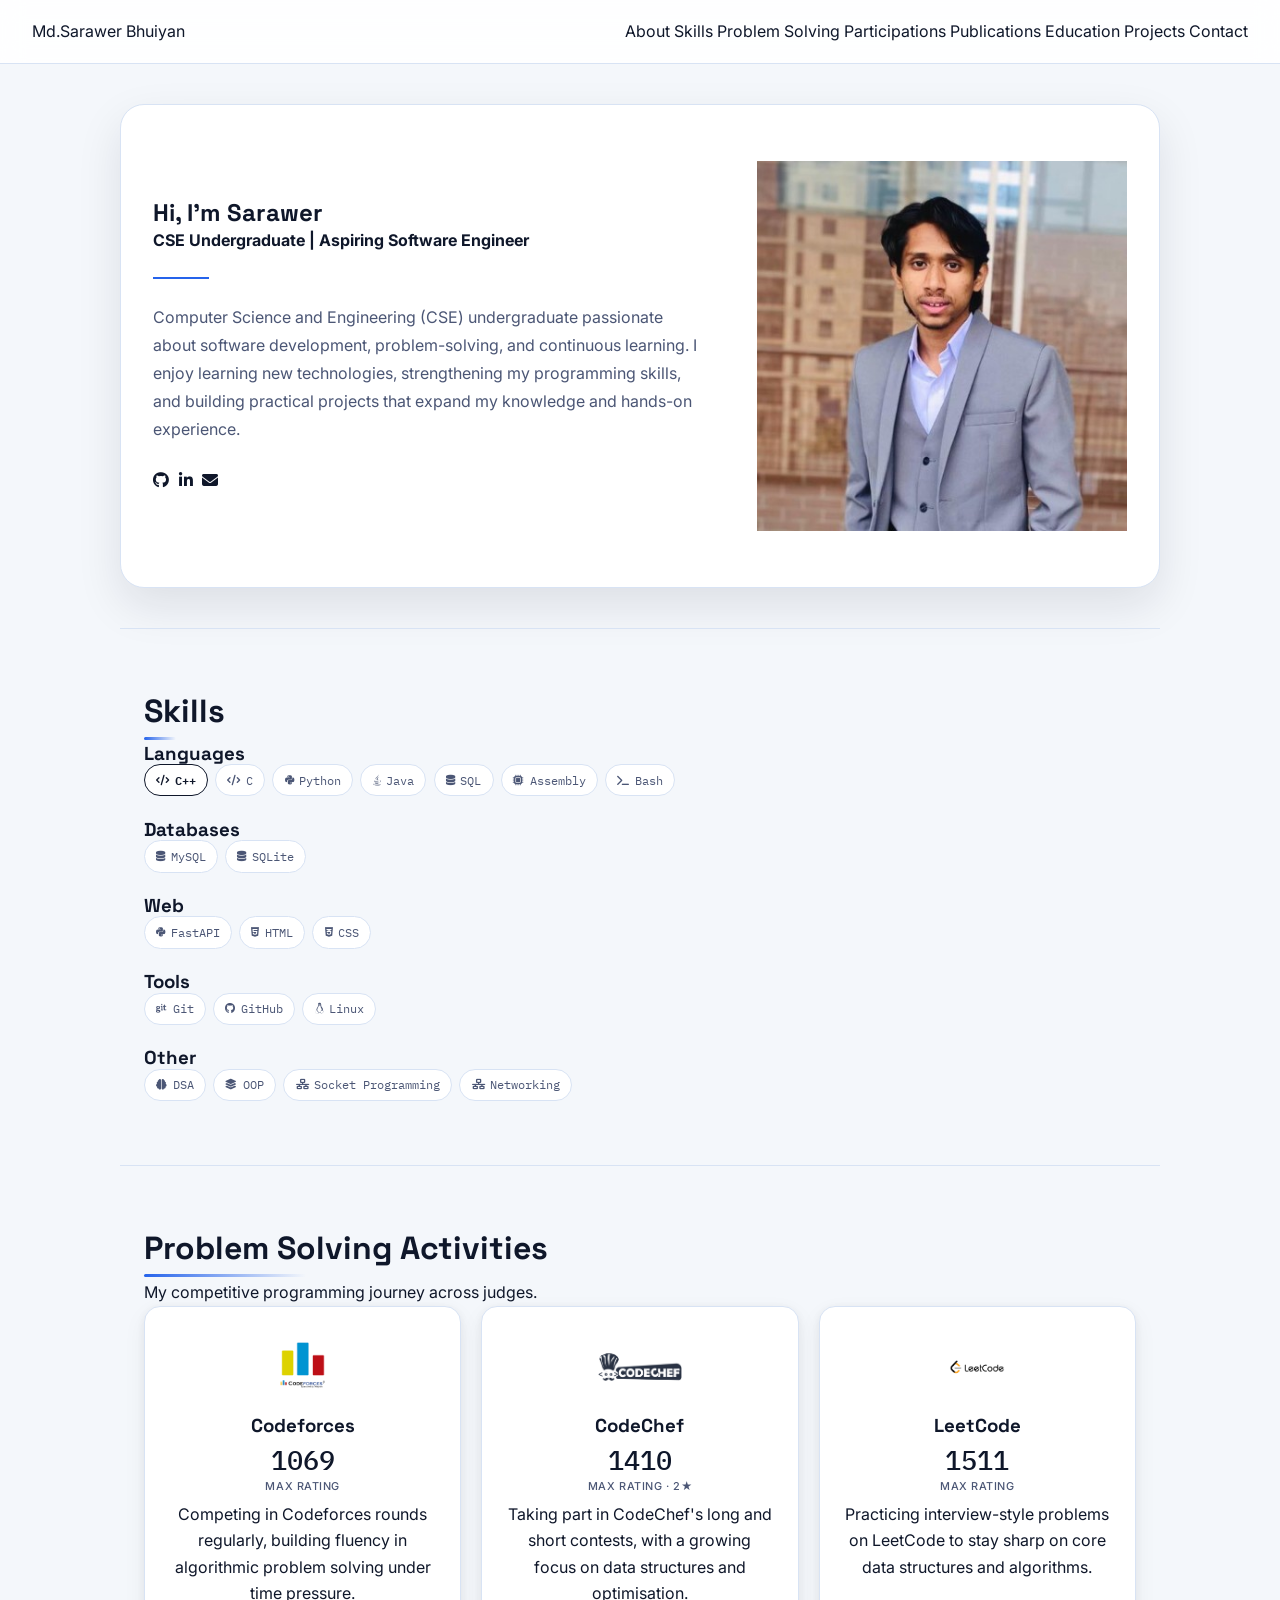
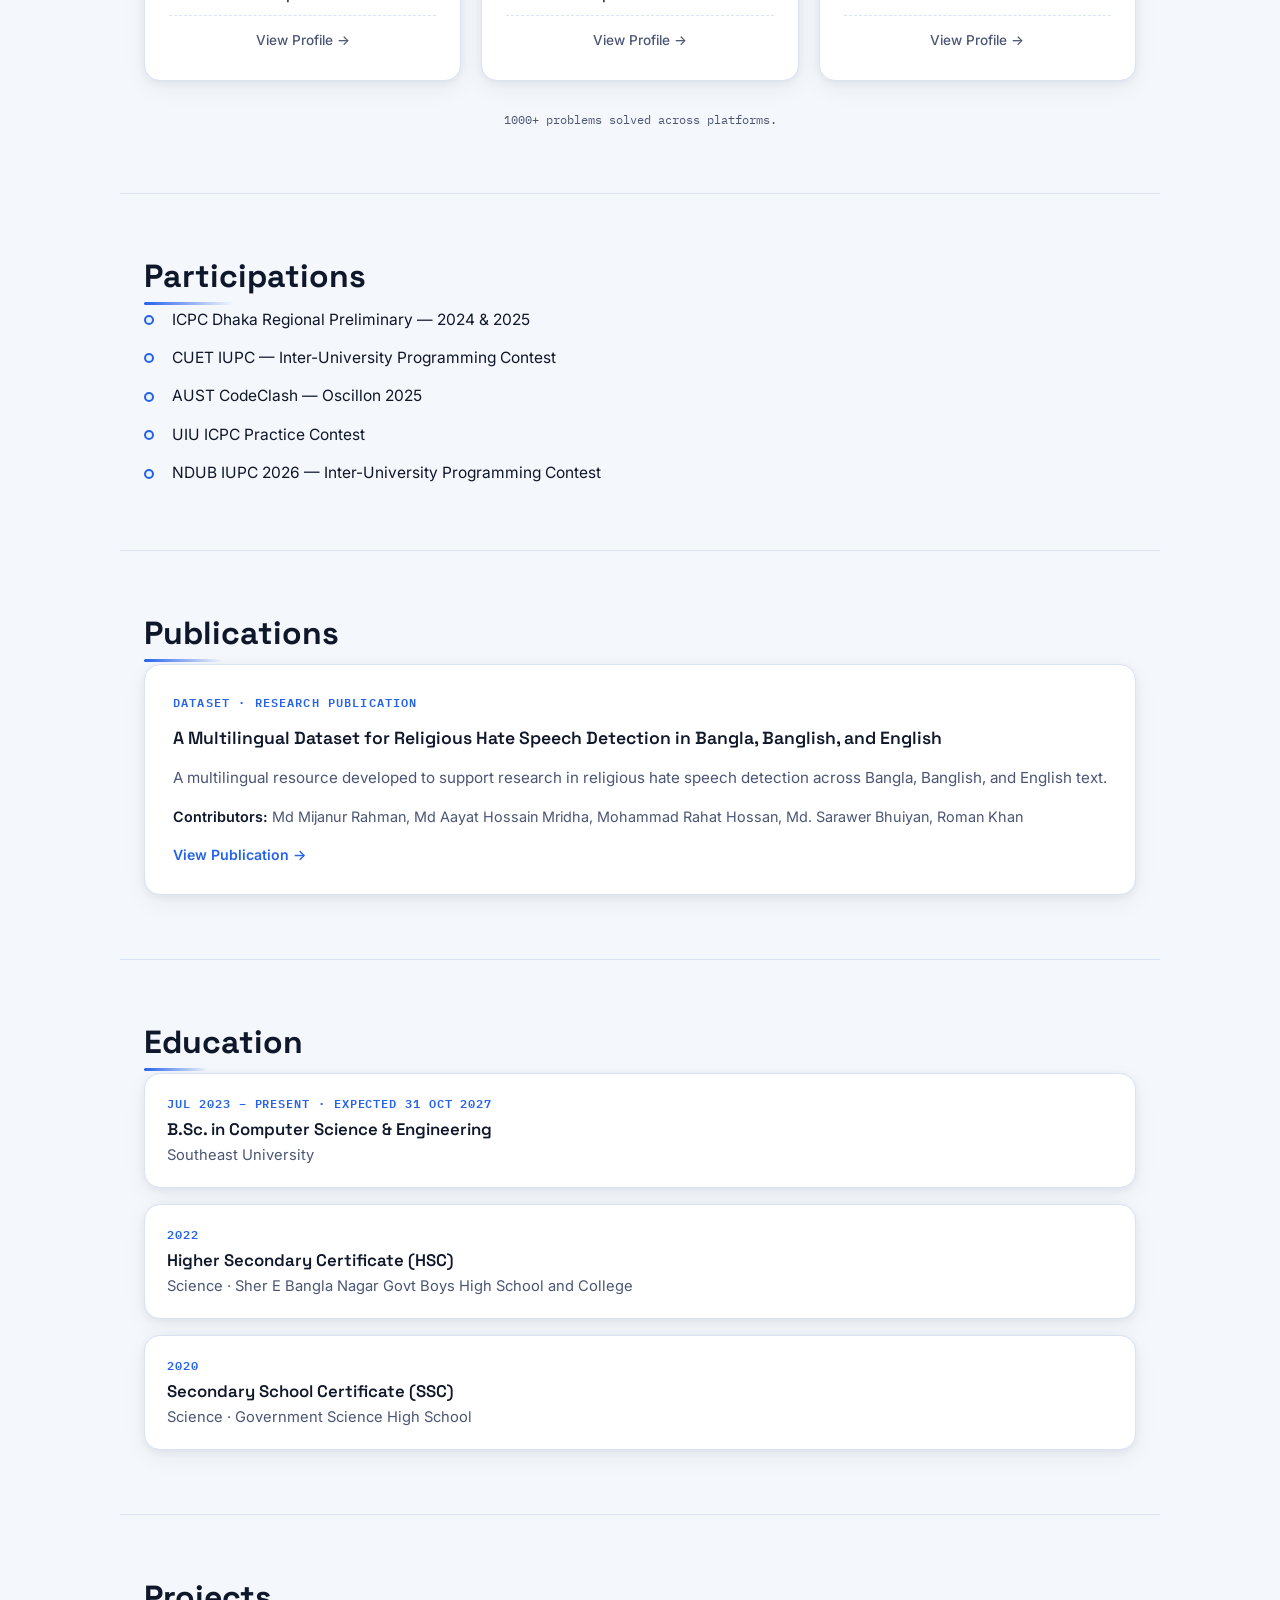
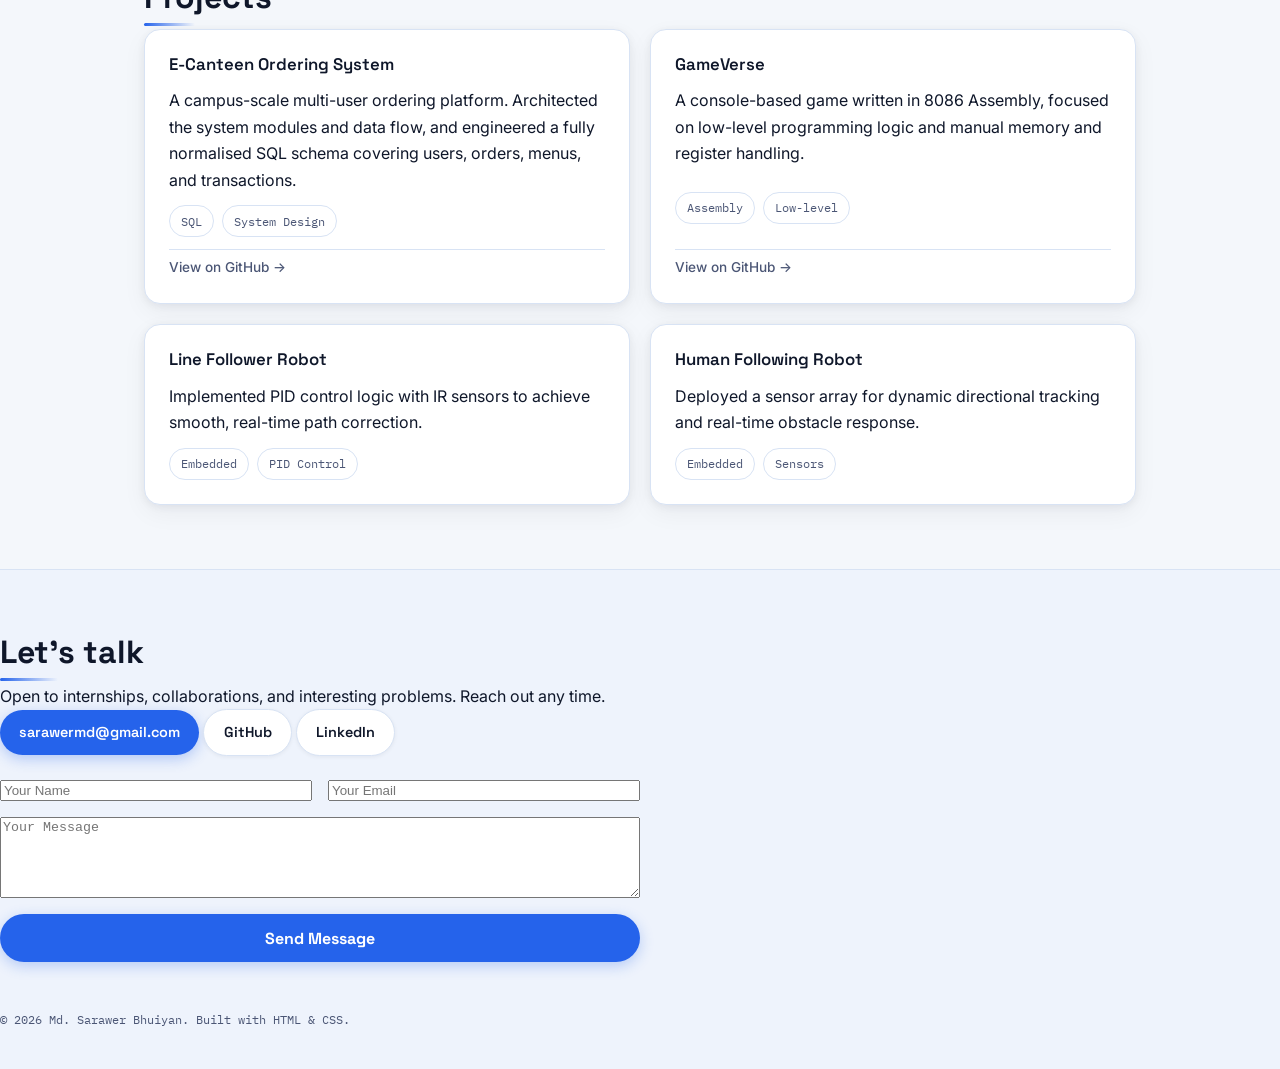
<file: src/main/resources/static/index.html>
<!DOCTYPE html>
<html lang="en">
<head>
  <meta charset="UTF-8">
  <meta name="viewport" content="width=device-width, initial-scale=1.0">
  <title>Md. Sarawer Bhuiyan — Portfolio</title>

  <!-- Fonts: Space Grotesk (headings), Inter (body text), IBM Plex Mono (stats & labels) -->
  <link rel="preconnect" href="https://fonts.googleapis.com">
  <link href="https://fonts.googleapis.com/css2?family=Space+Grotesk:wght@500;600;700&family=Inter:wght@400;500;600&family=IBM+Plex+Mono:wght@400;500&display=swap" rel="stylesheet">

  <link rel="stylesheet" href="https://cdnjs.cloudflare.com/ajax/libs/font-awesome/6.5.2/css/all.min.css">
  <link rel="stylesheet" href="style.css">
</head>
<body id="top">

  <!-- ===== NAVIGATION ===== -->
  <header class="nav">
    <a href="#top" class="nav__name">Md.Sarawer Bhuiyan</a>
    <nav class="nav__links">
      <a href="#about">About</a>
      <a href="#skills">Skills</a>
      <a href="#problem-solving">Problem Solving</a>
      <a href="#participations">Participations</a>
      <a href="#publications">Publications</a>
      <a href="#education">Education</a>
      <a href="#projects">Projects</a>
      <a href="#contact">Contact</a>
    </nav>
  </header>

  <main>

    <!-- ===== HERO ===== -->
      <!-- ===== HERO ===== -->
<section class="hero-section" id="about">

  <div class="text">

    <h1>Hi, I'm <span>Sarawer</span></h1>

    <p class="hero__bio">
      <strong>CSE Undergraduate | Aspiring Software Engineer</strong>
    </p>

    <hr class="hero__divider">

    <p class="hero__desc">
      Computer Science and Engineering (CSE) undergraduate passionate about
      software development, problem-solving, and continuous learning.
      I enjoy learning new technologies, strengthening my programming skills,
      and building practical projects that expand my knowledge and hands-on
      experience.
    </p>

    <div class="hero__bottom">

      <div class="social-row">
        <a href="https://github.com/sarawer" target="_blank">
          <i class="fa-brands fa-github"></i>
        </a>

        <a href="https://linkedin.com/in/sarawer/" target="_blank">
          <i class="fa-brands fa-linkedin-in"></i>
        </a>

        <a href="mailto:sarawermd@gmail.com">
          <i class="fa-solid fa-envelope"></i>
        </a>
      </div>

    </div>

  </div>

  <div class="headshot">
    <img src="1763742752232.jpg" alt="Md. Sarawer Bhuiyan">
  </div>

</section>


    <!-- ===== SKILLS ===== -->
    <section class="section" id="skills">
      <h2 class="section__title">Skills</h2>

      <div class="skills">
        <div class="skills__group">
          <h3>Languages</h3>
          <div class="tags">
            <span class="tag tag--strong"><i class="fa-solid fa-code"></i> C++</span>
            <span class="tag"><i class="fa-solid fa-code"></i> C</span>
            <span class="tag"><i class="fa-brands fa-python"></i> Python</span>
            <span class="tag"><i class="fa-brands fa-java"></i> Java</span>
            <span class="tag"><i class="fa-solid fa-database"></i> SQL</span>
            <span class="tag"><i class="fa-solid fa-microchip"></i> Assembly</span>
            <span class="tag"><i class="fa-solid fa-terminal"></i> Bash</span>
          </div>
        </div>

        <div class="skills__group">
          <h3>Databases</h3>
          <div class="tags">
            <span class="tag"><i class="fa-solid fa-database"></i> MySQL</span>
            <span class="tag"><i class="fa-solid fa-database"></i> SQLite</span>
          </div>
        </div>

        <div class="skills__group">
          <h3>Web</h3>
          <div class="tags">
            <span class="tag"><i class="fa-brands fa-python"></i> FastAPI</span>
            <span class="tag"><i class="fa-brands fa-html5"></i> HTML</span>
            <span class="tag"><i class="fa-brands fa-css3-alt"></i> CSS</span>
          </div>
        </div>

        <div class="skills__group">
          <h3>Tools</h3>
          <div class="tags">
            <span class="tag"><i class="fa-brands fa-git"></i> Git</span>
            <span class="tag"><i class="fa-brands fa-github"></i> GitHub</span>
            <span class="tag"><i class="fa-brands fa-linux"></i> Linux</span>
          </div>
        </div>

        <div class="skills__group">
          <h3>Other</h3>
          <div class="tags">
            <span class="tag"><i class="fa-solid fa-brain"></i> DSA</span>
            <span class="tag"><i class="fa-solid fa-layer-group"></i> OOP</span>
            <span class="tag"><i class="fa-solid fa-network-wired"></i> Socket Programming</span>
            <span class="tag"><i class="fa-solid fa-network-wired"></i> Networking</span>
          </div>
        </div>
      </div>
    </section>

    <!-- ===== PROBLEM SOLVING ACTIVITIES ===== -->
    <section class="section" id="problem-solving">
      <h2 class="section__title">Problem Solving Activities</h2>
      <p class="section__text">My competitive programming journey across judges.</p>

      <div class="ps-grid">
        <article class="ps-card">
          <div class="ps-card__badge">
            <img src="codeforces.png" alt="codeforces.png">
          </div>
          <h3>Codeforces</h3>
          <p class="ps-card__rating">1069<span class="ps-card__rating-label">Max Rating</span></p>
          <p class="ps-card__desc">Competing in Codeforces rounds regularly, building fluency in algorithmic problem solving under time pressure.</p>
          <a href="https://codeforces.com/profile/sarawer" target="_blank" rel="noopener" class="ps-card__link">View Profile →</a>
        </article>

        <article class="ps-card">
          <div class="ps-card__badge">
            <img src="codechef.png" alt="codechef.png">
          </div>
          <h3>CodeChef</h3>
          <p class="ps-card__rating">1410<span class="ps-card__rating-label">Max Rating · 2★</span></p>
          <p class="ps-card__desc">Taking part in CodeChef's long and short contests, with a growing focus on data structures and optimisation.</p>
          <a href="https://www.codechef.com/users/rag_truce_53" target="_blank" rel="noopener" class="ps-card__link">View Profile →</a>
        </article>

        <article class="ps-card">
          <div class="ps-card__badge">
            <img src="LeetCode_long.png" alt="LeetCode_long.png">
          </div>
          <h3>LeetCode</h3>
          <p class="ps-card__rating">1511<span class="ps-card__rating-label">Max Rating</span></p>
          <p class="ps-card__desc">Practicing interview-style problems on LeetCode to stay sharp on core data structures and algorithms.</p>
          <a href="https://leetcode.com/u/sarawer/" target="_blank" rel="noopener" class="ps-card__link">View Profile →</a>
        </article>
      </div>

      <p class="section__note">1000+ problems solved across platforms.</p>
    </section>

    <!-- ===== PARTICIPATIONS ===== -->
    <section class="section" id="participations">
    
      <h2 class="section__title">Participations</h2>

      <ul class="achievements">
        <li>ICPC Dhaka Regional Preliminary — 2024 &amp; 2025</li>
        <li>CUET IUPC — Inter-University Programming Contest</li>
        <li>AUST CodeClash — Oscillon 2025</li>
        <li>UIU ICPC Practice Contest</li>
        <li>NDUB IUPC 2026 — Inter-University Programming Contest</li>
      </ul>
    </section>

    <!-- ===== PUBLICATIONS ===== -->
    <section class="section" id="publications">
      <h2 class="section__title">Publications</h2>

      <article class="publication-card">
        <p class="publication__meta">Dataset · Research Publication</p>
        <h3>A Multilingual Dataset for Religious Hate Speech Detection in Bangla, Banglish, and English</h3>
        <p class="publication__desc">
          A multilingual resource developed to support research in religious hate speech detection across Bangla, Banglish, and English text.
        </p>
        <p class="publication__contributors">
          <span>Contributors:</span> Md Mijanur Rahman, Md Aayat Hossain Mridha, Mohammad Rahat Hossan, Md. Sarawer Bhuiyan, Roman Khan
        </p>
        <a href="https://data.mendeley.com/datasets/bcybgsc4fy/1" target="_blank" rel="noopener" class="publication__link">View Publication →</a>
      </article>
    </section>

    <!-- ===== EDUCATION ===== -->
    <section class="section" id="education">
      <h2 class="section__title">Education</h2>

      <div class="education-list">
        <article class="education-card">
          <div class="education-card__period">Jul 2023 – Present · Expected 31 Oct 2027</div>
          <h3>B.Sc. in Computer Science &amp; Engineering</h3>
          <p>Southeast University</p>
        </article>

        <article class="education-card">
          <div class="education-card__period">2022</div>
          <h3>Higher Secondary Certificate (HSC)</h3>
          <p>Science · Sher E Bangla Nagar Govt Boys High School and College</p>
        </article>

        <article class="education-card">
          <div class="education-card__period">2020</div>
          <h3>Secondary School Certificate (SSC)</h3>
          <p>Science · Government Science High School</p>
        </article>
      </div>
    </section>

    <!-- ===== PROJECTS ===== -->
    <section class="section" id="projects">
      
      <h2 class="section__title">Projects</h2>

      <div class="projects">
        <article class="project-card">
          <div class="project-card__head">
            <h3>E-Canteen Ordering System</h3>
          </div>
          <p>
            A campus-scale multi-user ordering platform. Architected the system modules and data flow,
            and engineered a fully normalised SQL schema covering users, orders, menus, and transactions.
          </p>
          <div class="tags">
            <span class="tag">SQL</span>
            <span class="tag">System Design</span>
          </div>
          <a href="https://github.com/sarawer/E-Canteen-Ordering-App" target="_blank" rel="noopener" class="project-card__link">View on GitHub →</a>
        </article>

        <article class="project-card">
          <div class="project-card__head">
            <h3>GameVerse</h3>
          </div>
          <p>
            A console-based game written in 8086 Assembly, focused on low-level programming logic
            and manual memory and register handling.
          </p>
          <div class="tags">
            <span class="tag">Assembly</span>
            <span class="tag">Low-level</span>
          </div>
          <a href="https://github.com/codingwithrahat/Assembly-8086/tree/main/GameVerse" target="_blank" rel="noopener" class="project-card__link">View on GitHub →</a>
        </article>

        <article class="project-card">
          <div class="project-card__head">
            <h3>Line Follower Robot</h3>
          </div>
          <p>
            Implemented PID control logic with IR sensors to achieve smooth, real-time path correction.
          </p>
          <div class="tags">
            <span class="tag">Embedded</span>
            <span class="tag">PID Control</span>
          </div>
          <!-- <a href="https://github.com/sarawer" target="_blank" rel="noopener" class="project-card__link">View on GitHub →</a> -->
        </article>

        <article class="project-card">
          <div class="project-card__head">
            <h3>Human Following Robot</h3>
          </div>
          <p>
            Deployed a sensor array for dynamic directional tracking and real-time obstacle response.
          </p>
          <div class="tags">
            <span class="tag">Embedded</span>
            <span class="tag">Sensors</span>
          </div>
          <!-- <a href="https://github.com/sarawer" target="_blank" rel="noopener" class="project-card__link">View on GitHub →</a> -->
        </article>
      </div>
    </section>

  </main>

  <!-- ===== CONTACT / FOOTER ===== -->
  <footer class="footer" id="contact">

    <h2 class="section__title">Let's talk</h2>
    <p class="section__text">
      Open to internships, collaborations, and interesting problems. Reach out any time.
    </p>
    <div class="hero__links">
      <a href="mailto:sarawermd@gmail.com" class="btn btn--primary">sarawermd@gmail.com</a>
      <a href="https://github.com/sarawer" class="btn btn--ghost" target="_blank" rel="noopener">GitHub</a>
      <a href="https://linkedin.com/in/sarawer/" class="btn btn--ghost" target="_blank" rel="noopener">LinkedIn</a>
    </div>
    <form class="contact-form" action="mailto:sarawermd@gmail.com" method="post" enctype="text/plain">
      <div class="contact-form__row">
        <input type="text" name="name" placeholder="Your Name" aria-label="Your Name">
        <input type="email" name="email" placeholder="Your Email" aria-label="Your Email">
      </div>
      <textarea name="message" rows="5" placeholder="Your Message" aria-label="Your Message"></textarea>
      <button type="submit" class="contact-form__submit">Send Message</button>
    </form>
    <p class="footer__copy">© 2026 Md. Sarawer Bhuiyan. Built with HTML &amp; CSS.</p>
  </footer>

</body>
</html>
</file>
<file: src/main/resources/static/style.css>
/* =========================================================
   DESIGN TOKENS — Light theme (default)
========================================================= */
:root,
[data-theme="light"] {
  --bg:            #f4f7fb;
  --bg-alt:        #eef3fc;
  --surface:       #ffffff;
  --surface-2:     #f9fbff;
  --ink:           #0f172a;
  --muted:         #4b5675;
  --border:        #d8e3f4;
  --border-strong: #b6caea;

  --accent:        #2563eb;
  --accent-hover:  #1d4ed8;
  --accent-soft:   #eaf2ff;
  --accent-text:   #2563eb;

  --shadow-sm:  0 1px 4px rgba(15, 23, 42, 0.06);
  --shadow-md:  0 4px 18px rgba(15, 23, 42, 0.08);
  --shadow-lg:  0 18px 45px rgba(15, 23, 42, 0.10);
  --shadow-card:0 2px 8px rgba(15, 23, 42, 0.06), 0 8px 24px rgba(15, 23, 42, 0.05);

  --nav-bg:    rgba(255, 255, 255, 0.88);

  --font-display: 'Space Grotesk', sans-serif;
  --font-body:    'Inter', sans-serif;
  --font-mono:    'IBM Plex Mono', monospace;

  --radius-sm:  8px;
  --radius-md:  16px;
  --radius-lg:  24px;
  --radius-pill:999px;

  --max-width: 1040px;
  --nav-height: 64px;
}

/* =========================================================
   DESIGN TOKENS — Dark theme
========================================================= */
[data-theme="dark"] {
  --bg:            #0d1117;
  --bg-alt:        #111722;
  --surface:       #161c26;
  --surface-2:     #1c2433;
  --ink:           #e2e8f4;
  --muted:         #8b98b8;
  --border:        #232d3f;
  --border-strong: #2e3d54;

  --accent:        #3b82f6;
  --accent-hover:  #60a5fa;
  --accent-soft:   rgba(59, 130, 246, 0.12);
  --accent-text:   #60a5fa;

  --shadow-sm:  0 1px 4px rgba(0, 0, 0, 0.30);
  --shadow-md:  0 4px 18px rgba(0, 0, 0, 0.35);
  --shadow-lg:  0 18px 45px rgba(0, 0, 0, 0.40);
  --shadow-card:0 2px 8px rgba(0, 0, 0, 0.25), 0 8px 24px rgba(0, 0, 0, 0.20);

  --nav-bg:    rgba(13, 17, 23, 0.90);
}

/* =========================================================
   RESET / BASE
========================================================= */
*, *::before, *::after {
  box-sizing: border-box;
}

html {
  scroll-behavior: smooth;
  scroll-padding-top: calc(var(--nav-height) + 8px);
}

body {
  margin: 0;
  background: var(--bg);
  color: var(--ink);
  font-family: var(--font-body);
  font-size: 1rem;
  line-height: 1.65;
  -webkit-font-smoothing: antialiased;
  transition: background 0.25s ease, color 0.25s ease;
}

h1, h2, h3, h4 {
  font-family: var(--font-display);
  margin: 0;
  line-height: 1.15;
}

p   { margin: 0; }
ul  { list-style: none; margin: 0; padding: 0; }
img { display: block; max-width: 100%; }

a {
  color: inherit;
  text-decoration: none;
}

a:focus-visible,
button:focus-visible {
  outline: 2px solid var(--accent);
  outline-offset: 3px;
  border-radius: 4px;
}

@media (prefers-reduced-motion: reduce) {
  html { scroll-behavior: auto; }
  *, *::before, *::after { transition: none !important; animation: none !important; }
}

/* =========================================================
   LAYOUT CONTAINER
========================================================= */
.container {
  max-width: var(--max-width);
  margin: 0 auto;
  padding-left: 1.5rem;
  padding-right: 1.5rem;
}

/* =========================================================
   NAVIGATION
========================================================= */
.nav {
  position: sticky;
  top: 0;
  z-index: 100;
  height: var(--nav-height);
  display: flex;
  align-items: center;
  justify-content: space-between;
  gap: 1rem;
  max-width: 100%;
  padding: 0 2rem;
  background: var(--nav-bg);
  backdrop-filter: blur(12px);
  -webkit-backdrop-filter: blur(12px);
  border-bottom: 1px solid var(--border);
  transition: background 0.25s ease, border-color 0.25s ease;
}

.nav__logo {
  font-family: var(--font-display);
  font-weight: 700;
  font-size: 1.05rem;
  color: var(--ink);
  text-decoration: none;
  white-space: nowrap;
  flex-shrink: 0;
  letter-spacing: -0.01em;
  transition: color 0.15s ease;
}

.nav__logo:hover { color: var(--accent); }

.nav__links {
  display: flex;
  align-items: center;
  gap: 0.25rem;
  flex-wrap: nowrap;
  overflow-x: auto;
}

.nav__link {
  font-size: 0.875rem;
  font-weight: 500;
  color: var(--muted);
  padding: 0.3rem 0.6rem;
  border-radius: var(--radius-sm);
  text-decoration: none;
  white-space: nowrap;
  transition: color 0.15s ease, background 0.15s ease;
}

.nav__link:hover {
  color: var(--ink);
  background: var(--accent-soft);
}

.nav__link.is-active {
  color: var(--accent);
  background: var(--accent-soft);
  font-weight: 600;
}

/* Right controls */
.nav__controls {
  display: flex;
  align-items: center;
  gap: 0.5rem;
  flex-shrink: 0;
}

/* Theme toggle button */
.theme-toggle {
  width: 36px;
  height: 36px;
  border: 1px solid var(--border);
  border-radius: var(--radius-pill);
  background: var(--surface);
  color: var(--muted);
  display: flex;
  align-items: center;
  justify-content: center;
  cursor: pointer;
  font-size: 0.9rem;
  transition: background 0.2s ease, color 0.2s ease, border-color 0.2s ease, transform 0.15s ease;
}

.theme-toggle:hover {
  background: var(--accent-soft);
  color: var(--accent);
  border-color: var(--accent);
  transform: rotate(15deg);
}

/* Hamburger */
.nav__hamburger {
  display: none;
  width: 36px;
  height: 36px;
  border: 1px solid var(--border);
  border-radius: var(--radius-sm);
  background: var(--surface);
  flex-direction: column;
  align-items: center;
  justify-content: center;
  gap: 5px;
  cursor: pointer;
  padding: 0;
  transition: background 0.15s ease, border-color 0.15s ease;
}

.nav__hamburger:hover {
  background: var(--accent-soft);
  border-color: var(--accent);
}

.hamburger__bar {
  display: block;
  width: 18px;
  height: 2px;
  background: var(--ink);
  border-radius: 2px;
  transition: transform 0.2s ease, opacity 0.2s ease, background 0.15s ease;
}

/* Open state bars */
.nav__hamburger[aria-expanded="true"] .hamburger__bar:nth-child(1) {
  transform: translateY(7px) rotate(45deg);
}
.nav__hamburger[aria-expanded="true"] .hamburger__bar:nth-child(2) {
  opacity: 0;
}
.nav__hamburger[aria-expanded="true"] .hamburger__bar:nth-child(3) {
  transform: translateY(-7px) rotate(-45deg);
}

/* Mobile drawer */
.nav__drawer {
  display: none;
  flex-direction: column;
  position: fixed;
  top: var(--nav-height);
  left: 0;
  right: 0;
  z-index: 99;
  background: var(--surface);
  border-bottom: 1px solid var(--border);
  box-shadow: var(--shadow-md);
  padding: 0.75rem 1rem;
  gap: 0.15rem;
  transition: background 0.25s ease;
}

.nav__drawer.is-open {
  display: flex;
}

.nav__drawer-link {
  font-size: 0.95rem;
  font-weight: 500;
  color: var(--muted);
  padding: 0.6rem 0.75rem;
  border-radius: var(--radius-sm);
  text-decoration: none;
  transition: color 0.15s ease, background 0.15s ease;
}

.nav__drawer-link:hover,
.nav__drawer-link.is-active {
  color: var(--accent);
  background: var(--accent-soft);
}

/* =========================================================
   SECTION SHARED
========================================================= */
.section {
  max-width: var(--max-width);
  margin: 0 auto;
  padding: 4rem 1.5rem;
  border-top: 1px solid var(--border);
}

.section--alt {
  background: var(--bg-alt);
  max-width: 100%;
  padding: 4rem 0;
  border-top: 1px solid var(--border);
  border-bottom: 1px solid var(--border);
}

.section--alt > *,
.section--alt .section__header,
.section--alt .ps-grid,
.section--alt .projects,
.section--alt .publication-card,
.section--alt .section__note {
  max-width: var(--max-width);
  margin-left: auto;
  margin-right: auto;
  padding-left: 1.5rem;
  padding-right: 1.5rem;
}

.section__header {
  margin-bottom: 2rem;
}

.section__eyebrow {
  display: block;
  font-family: var(--font-mono);
  font-size: 0.75rem;
  font-weight: 500;
  color: var(--accent-text);
  text-transform: uppercase;
  letter-spacing: 0.1em;
  margin-bottom: 0.4rem;
}

.section__title {
  font-size: clamp(1.5rem, 3vw, 2rem);
  font-weight: 700;
  color: var(--ink);
  margin-bottom: 0.15rem;
  position: relative;
  display: inline-block;
}

.section__title::after {
  content: '';
  display: block;
  width: 40%;
  height: 3px;
  margin-top: 0.45rem;
  border-radius: var(--radius-pill);
  background: linear-gradient(90deg, var(--accent) 0%, transparent 100%);
}

.section__subtitle {
  margin-top: 0.6rem;
  color: var(--muted);
  font-size: 0.95rem;
  max-width: 60ch;
}

.section__note {
  margin-top: 1.75rem;
  font-family: var(--font-mono);
  font-size: 0.78rem;
  color: var(--muted);
  text-align: center;
  padding: 0 1.5rem;
}

/* =========================================================
   HERO SECTION
========================================================= */
.hero-section {
  display: grid;
  grid-template-columns: minmax(0, 1.2fr) minmax(0, 0.8fr);
  gap: 3rem;
  align-items: center;
  max-width: var(--max-width);
  margin: 2.5rem auto;
  padding: 3.5rem 2rem;
  background: var(--surface);
  border: 1px solid var(--border);
  border-radius: var(--radius-lg);
  box-shadow: var(--shadow-lg);
  transition: background 0.25s ease, border-color 0.25s ease, box-shadow 0.25s ease;
}

/* On small screens there is no side padding so let hero-section touch edges */
@media (max-width: 600px) {
  .hero-section {
    margin: 1rem;
    border-radius: var(--radius-md);
  }
}

.hero__eyebrow {
  font-family: var(--font-mono);
  font-size: 0.82rem;
  color: var(--accent-text);
  text-transform: uppercase;
  letter-spacing: 0.1em;
  margin-bottom: 0.6rem;
}

.hero__title {
  font-size: clamp(2.2rem, 5vw, 3.4rem);
  font-weight: 700;
  line-height: 1.08;
  letter-spacing: -0.025em;
  color: var(--ink);
}

.hero__name-accent {
  color: var(--accent);
}

.hero__role {
  margin-top: 1rem;
  color: var(--muted);
  font-size: 0.98rem;
}

.hero__role strong {
  color: var(--ink);
  font-weight: 600;
}

.hero__divider {
  margin: 1.5rem 0;
  border: none;
  border-top: 2px solid var(--accent);
  width: 56px;
}

.hero__desc {
  color: var(--muted);
  font-size: 1rem;
  line-height: 1.75;
  max-width: 55ch;
}

.hero__actions {
  margin-top: 1.75rem;
  display: flex;
  flex-wrap: wrap;
  gap: 0.75rem;
}

/* Social row */
.social-row {
  display: flex;
  gap: 0.6rem;
  margin-top: 1.5rem;
}

.social-link {
  width: 40px;
  height: 40px;
  border-radius: 50%;
  background: var(--surface-2);
  border: 1px solid var(--border);
  color: var(--muted);
  display: flex;
  align-items: center;
  justify-content: center;
  font-size: 0.95rem;
  text-decoration: none;
  transition: background 0.15s ease, color 0.15s ease, border-color 0.15s ease, transform 0.15s ease;
}

.social-link:hover {
  background: var(--accent);
  color: #fff;
  border-color: var(--accent);
  transform: translateY(-2px);
}

/* Photo frame */
.hero-section__photo {
  display: flex;
  justify-content: center;
  align-self: start;
}

.photo-frame {
  width: 300px;
  height: 300px;
  border-radius: 50%;
  overflow: hidden;
  border: 4px solid rgba(255, 255, 255, 0.95);
  box-shadow: 0 25px 55px rgba(37, 99, 235, 0.16);
  flex-shrink: 0;
  transition: box-shadow 0.25s ease;
}

.photo-frame img {
  width: 100%;
  height: 100%;
  object-fit: cover;
  display: block;
}

[data-theme="dark"] .photo-frame {
  border-color: var(--surface-2);
  box-shadow: 0 25px 55px rgba(0, 0, 0, 0.45);
}

/* =========================================================
   BUTTONS
========================================================= */
.btn {
  display: inline-flex;
  align-items: center;
  gap: 0.45rem;
  text-decoration: none;
  font-family: var(--font-display);
  font-size: 0.9rem;
  font-weight: 600;
  padding: 0.65rem 1.2rem;
  border-radius: var(--radius-pill);
  cursor: pointer;
  border: none;
  transition: transform 0.15s ease, box-shadow 0.15s ease, background 0.15s ease,
              color 0.15s ease, border-color 0.15s ease, filter 0.15s ease;
}

.btn:hover  { transform: translateY(-1px); }
.btn:active { transform: translateY(0); }

.btn--primary {
  background: var(--accent);
  color: #fff;
  box-shadow: 0 4px 14px rgba(37, 99, 235, 0.30);
}
.btn--primary:hover {
  background: var(--accent-hover);
  box-shadow: 0 6px 20px rgba(37, 99, 235, 0.38);
}

.btn--ghost {
  background: var(--surface);
  color: var(--ink);
  border: 1px solid var(--border);
  box-shadow: var(--shadow-sm);
}
.btn--ghost:hover {
  border-color: var(--accent);
  color: var(--accent);
  box-shadow: var(--shadow-md);
}

/* =========================================================
   SKILLS
========================================================= */
.skills {
  display: flex;
  flex-direction: column;
  gap: 1.4rem;
}

.skills__group-label {
  font-family: var(--font-mono);
  font-size: 0.72rem;
  font-weight: 600;
  text-transform: uppercase;
  letter-spacing: 0.1em;
  color: var(--muted);
  margin-bottom: 0.6rem;
}

.tags {
  display: flex;
  flex-wrap: wrap;
  gap: 0.45rem;
}

.tag {
  display: inline-flex;
  align-items: center;
  gap: 0.35rem;
  font-family: var(--font-mono);
  font-size: 0.78rem;
  padding: 0.3rem 0.7rem;
  border-radius: var(--radius-pill);
  border: 1px solid var(--border);
  color: var(--muted);
  background: var(--surface);
  transition: border-color 0.15s ease, color 0.15s ease, background 0.15s ease;
}

.tag:hover {
  border-color: var(--accent);
  color: var(--accent);
  background: var(--accent-soft);
}

.tag i { font-size: 0.85em; }

.tag--strong {
  border-color: var(--ink);
  color: var(--ink);
  font-weight: 600;
}

/* =========================================================
   PROBLEM SOLVING CARDS
========================================================= */
.ps-grid {
  display: grid;
  grid-template-columns: repeat(3, 1fr);
  gap: 1.25rem;
}

.ps-card {
  background: var(--surface);
  border: 1px solid var(--border);
  border-radius: var(--radius-md);
  padding: 1.75rem 1.5rem;
  display: flex;
  flex-direction: column;
  align-items: center;
  gap: 0.5rem;
  text-align: center;
  box-shadow: var(--shadow-card);
  transition: border-color 0.15s ease, transform 0.15s ease, box-shadow 0.2s ease;
}

.ps-card:hover {
  border-color: var(--accent);
  transform: translateY(-3px);
  box-shadow: 0 8px 30px rgba(37, 99, 235, 0.12);
}

.ps-card__badge {
  display: flex;
  align-items: center;
  justify-content: center;
  height: 64px;
  margin-bottom: 0.5rem;
}

.ps-card__badge img {
  width: auto;
  max-width: 140px;
  max-height: 56px;
  object-fit: contain;
}

/* Dark mode: invert platform logos if needed */
[data-theme="dark"] .ps-card__badge img {
  filter: brightness(0) invert(1);
  opacity: 0.85;
}

.ps-card__platform {
  font-size: 1rem;
  font-weight: 600;
  color: var(--ink);
}

.ps-card__rating {
  font-family: var(--font-mono);
  font-size: 1.7rem;
  font-weight: 500;
  color: var(--ink);
  margin: 0;
  line-height: 1.2;
}

.ps-card__rating-label {
  display: block;
  font-family: var(--font-body);
  font-size: 0.68rem;
  font-weight: 500;
  text-transform: uppercase;
  letter-spacing: 0.05em;
  color: var(--muted);
  margin-top: 0.2rem;
}

.rank-pupil {
  color: #16a34a;
  font-weight: 600;
}

[data-theme="dark"] .rank-pupil {
  color: #4ade80;
}

.rank-2star {
  color: #16a34a;
  font-weight: 600;
}

[data-theme="dark"] .rank-2star {
  color: #4ade80;
}

.ps-card__link {
  margin-top: auto;
  padding-top: 0.85rem;
  width: 100%;
  border-top: 1px dashed var(--border);
  font-size: 0.85rem;
  font-weight: 500;
  color: var(--muted);
  text-decoration: none;
  display: inline-flex;
  align-items: center;
  justify-content: center;
  gap: 0.35rem;
  transition: color 0.15s ease;
}

.ps-card__link:hover { color: var(--accent); }

/* =========================================================
   ACHIEVEMENTS / PARTICIPATIONS
========================================================= */
.achievements {
  display: flex;
  flex-direction: column;
  gap: 0.85rem;
}

.achievements li {
  position: relative;
  padding-left: 1.75rem;
  color: var(--ink);
  line-height: 1.6;
  font-size: 0.97rem;
}

.achievements li::before {
  content: '';
  position: absolute;
  left: 0;
  top: 50%;
  transform: translateY(-50%);
  width: 10px;
  height: 10px;
  border-radius: 50%;
  border: 2px solid var(--accent);
  background: var(--accent-soft);
}

/* =========================================================
   PUBLICATIONS
========================================================= */
.publication-card {
  background: var(--surface);
  border: 1px solid var(--border);
  border-radius: var(--radius-md);
  padding: 1.75rem;
  display: flex;
  flex-direction: column;
  gap: 0.85rem;
  box-shadow: var(--shadow-card);
  transition: border-color 0.15s ease, box-shadow 0.2s ease;
}

.publication-card:hover {
  border-color: var(--accent);
  box-shadow: 0 8px 30px rgba(37, 99, 235, 0.10);
}

.publication__meta {
  font-family: var(--font-mono);
  font-size: 0.72rem;
  font-weight: 600;
  letter-spacing: 0.1em;
  text-transform: uppercase;
  color: var(--accent-text);
}

.publication-card h3 {
  font-size: 1.1rem;
  font-weight: 600;
  line-height: 1.45;
  color: var(--ink);
}

.publication__desc {
  color: var(--muted);
  font-size: 0.95rem;
  line-height: 1.7;
}

.publication__contributors {
  color: var(--muted);
  font-size: 0.9rem;
  line-height: 1.7;
}

.publication__contributors span {
  font-weight: 600;
  color: var(--ink);
}

.publication__link {
  display: inline-flex;
  align-items: center;
  gap: 0.4rem;
  font-size: 0.88rem;
  font-weight: 600;
  color: var(--accent-text);
  text-decoration: none;
  transition: color 0.15s ease;
}

.publication__link:hover { color: var(--accent-hover); text-decoration: underline; }

/* =========================================================
   EDUCATION
========================================================= */
.education-list {
  display: grid;
  gap: 1rem;
}

.education-card {
  background: var(--surface);
  border: 1px solid var(--border);
  border-radius: var(--radius-md);
  padding: 1.25rem 1.4rem;
  box-shadow: var(--shadow-card);
  transition: border-color 0.15s ease, transform 0.15s ease;
}

.education-card:hover {
  border-color: var(--accent);
  transform: translateY(-2px);
}

.education-card__period {
  font-family: var(--font-mono);
  font-size: 0.72rem;
  font-weight: 600;
  letter-spacing: 0.08em;
  text-transform: uppercase;
  color: var(--accent-text);
  margin-bottom: 0.4rem;
}

.education-card h3 {
  font-size: 1.05rem;
  font-weight: 600;
  margin-bottom: 0.25rem;
  color: var(--ink);
}

.education-card p {
  color: var(--muted);
  font-size: 0.92rem;
}

/* =========================================================
   PROJECT CARDS
========================================================= */
.projects {
  display: grid;
  grid-template-columns: repeat(2, 1fr);
  gap: 1.25rem;
}

.project-card {
  background: var(--surface);
  border: 1px solid var(--border);
  border-radius: var(--radius-md);
  padding: 1.5rem;
  display: flex;
  flex-direction: column;
  gap: 0.75rem;
  box-shadow: var(--shadow-card);
  transition: border-color 0.15s ease, transform 0.15s ease, box-shadow 0.2s ease;
}

.project-card:hover {
  border-color: var(--accent);
  transform: translateY(-3px);
  box-shadow: 0 8px 30px rgba(37, 99, 235, 0.12);
}

.project-card__head {
  display: flex;
  align-items: flex-start;
  justify-content: space-between;
  gap: 0.5rem;
}

.project-card__head h3 {
  font-size: 1.05rem;
  font-weight: 600;
  color: var(--ink);
  line-height: 1.3;
}

.project-card__icon {
  font-size: 1.1rem;
  color: var(--muted);
  flex-shrink: 0;
  margin-top: 2px;
  transition: color 0.15s ease;
}

.project-card:hover .project-card__icon {
  color: var(--accent);
}

.project-card__desc {
  color: var(--muted);
  font-size: 0.9rem;
  line-height: 1.65;
  flex-grow: 1;
}

.project-card .tags { margin-top: auto; }

.project-card__link {
  display: inline-flex;
  align-items: center;
  gap: 0.4rem;
  font-size: 0.85rem;
  font-weight: 500;
  color: var(--muted);
  text-decoration: none;
  padding-top: 0.4rem;
  margin-top: auto;
  border-top: 1px solid var(--border);
  transition: color 0.15s ease;
}

.project-card__link:hover { color: var(--accent); }

/* =========================================================
   FOOTER / CONTACT
========================================================= */
.footer {
  background: var(--bg-alt);
  border-top: 1px solid var(--border);
  padding: 4rem 0 2.5rem;
  transition: background 0.25s ease;
}

.footer__inner {
  max-width: var(--max-width);
  margin: 0 auto;
  padding: 0 1.5rem;
}

.footer__links {
  display: flex;
  flex-wrap: wrap;
  gap: 0.75rem;
  margin-bottom: 2rem;
}

.footer__copy {
  margin-top: 3rem;
  font-family: var(--font-mono);
  font-size: 0.72rem;
  color: var(--muted);
}

/* =========================================================
   FORM ALERTS
========================================================= */
.form-alert {
  display: flex;
  align-items: flex-start;
  gap: 0.65rem;
  padding: 0.85rem 1rem;
  border-radius: var(--radius-sm);
  margin-bottom: 1.25rem;
  font-size: 0.9rem;
  font-weight: 500;
  line-height: 1.5;
}

.form-alert i { margin-top: 2px; flex-shrink: 0; }

.form-alert--success {
  background: #ecfdf5;
  color: #065f46;
  border: 1px solid #6ee7b7;
}

[data-theme="dark"] .form-alert--success {
  background: rgba(6, 78, 59, 0.25);
  color: #6ee7b7;
  border-color: #065f46;
}

.form-alert--error {
  background: #fef2f2;
  color: #991b1b;
  border: 1px solid #fca5a5;
}

[data-theme="dark"] .form-alert--error {
  background: rgba(127, 29, 29, 0.25);
  color: #fca5a5;
  border-color: #991b1b;
}

/* =========================================================
   CONTACT FORM
========================================================= */
.contact-form {
  margin-top: 1.5rem;
  display: flex;
  flex-direction: column;
  gap: 1rem;
  max-width: 640px;
}

.contact-form__row {
  display: grid;
  grid-template-columns: repeat(2, 1fr);
  gap: 1rem;
}

.form-field {
  display: flex;
  flex-direction: column;
  gap: 0.35rem;
}

.form-label {
  font-size: 0.82rem;
  font-weight: 600;
  color: var(--ink);
  letter-spacing: 0.01em;
}

.form-input {
  width: 100%;
  border: 1px solid var(--border);
  border-radius: var(--radius-sm);
  padding: 0.7rem 0.9rem;
  background: var(--surface);
  color: var(--ink);
  font-family: var(--font-body);
  font-size: 0.95rem;
  outline: none;
  transition: border-color 0.15s ease, box-shadow 0.15s ease, background 0.15s ease;
}

.form-input::placeholder {
  color: var(--muted);
  opacity: 0.65;
}

.form-input:focus {
  border-color: var(--accent);
  box-shadow: 0 0 0 3px rgba(37, 99, 235, 0.12);
  background: var(--surface);
}

.form-input--textarea {
  resize: vertical;
  min-height: 140px;
  line-height: 1.65;
}

.contact-form__submit {
  display: inline-flex;
  align-items: center;
  justify-content: center;
  gap: 0.5rem;
  width: 100%;
  border: none;
  border-radius: var(--radius-pill);
  padding: 0.85rem 1.25rem;
  background: var(--accent);
  color: #fff;
  font-family: var(--font-display);
  font-size: 1rem;
  font-weight: 700;
  cursor: pointer;
  box-shadow: 0 4px 14px rgba(37, 99, 235, 0.28);
  transition: transform 0.15s ease, box-shadow 0.15s ease, background 0.15s ease;
}

.contact-form__submit:hover {
  background: var(--accent-hover);
  transform: translateY(-1px);
  box-shadow: 0 6px 20px rgba(37, 99, 235, 0.36);
}

.contact-form__submit:active { transform: translateY(0); }

/* =========================================================
   RESPONSIVE
========================================================= */

/* Tablet: stack hero, collapse ps-grid to 2 cols */
@media (max-width: 860px) {
  .hero-section {
    grid-template-columns: 1fr;
    padding: 2.5rem 1.5rem;
    text-align: center;
  }

  .hero-section__text {
    display: flex;
    flex-direction: column;
    align-items: center;
  }

  .hero__desc { max-width: 100%; }

  .hero-section__photo {
    order: -1;
  }

  .photo-frame {
    width: 220px;
    height: 220px;
  }

  .social-row { justify-content: center; }

  .hero__actions { justify-content: center; }

  .ps-grid {
    grid-template-columns: repeat(2, 1fr);
  }
}

/* Tablet: nav links start to overflow — show hamburger */
@media (max-width: 900px) {
  .nav__links { display: none; }
  .nav__hamburger { display: flex; }
}

/* Mobile */
@media (max-width: 640px) {
  .nav {
    padding: 0 1rem;
  }

  .projects {
    grid-template-columns: 1fr;
  }

  .ps-grid {
    grid-template-columns: 1fr;
  }

  .contact-form__row {
    grid-template-columns: 1fr;
  }

  .footer__links {
    flex-direction: column;
  }

  .footer__links .btn {
    width: 100%;
    justify-content: center;
  }

  .hero-section {
    margin: 1rem;
  }
}

/* Tiny screens */
@media (max-width: 400px) {
  .hero__title {
    font-size: 2rem;
  }

  .section__title {
    font-size: 1.4rem;
  }
}
</file>
